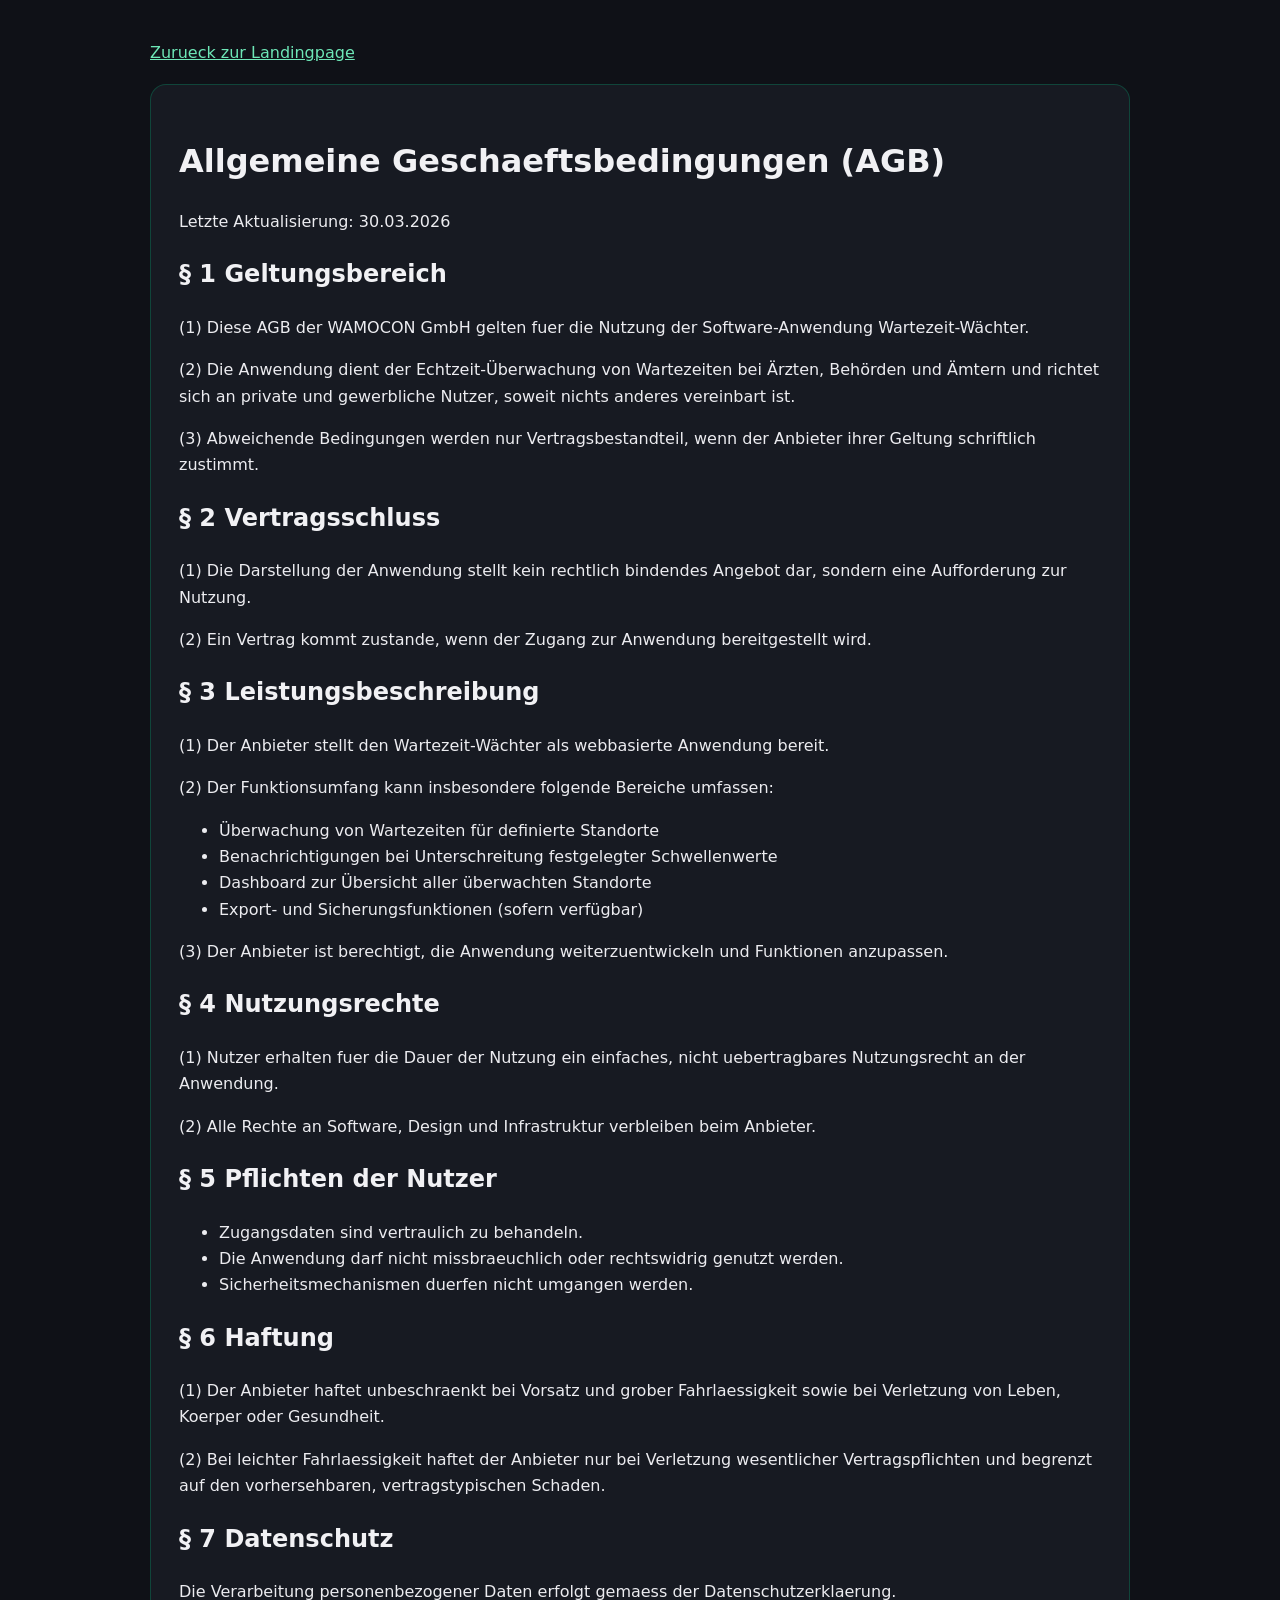
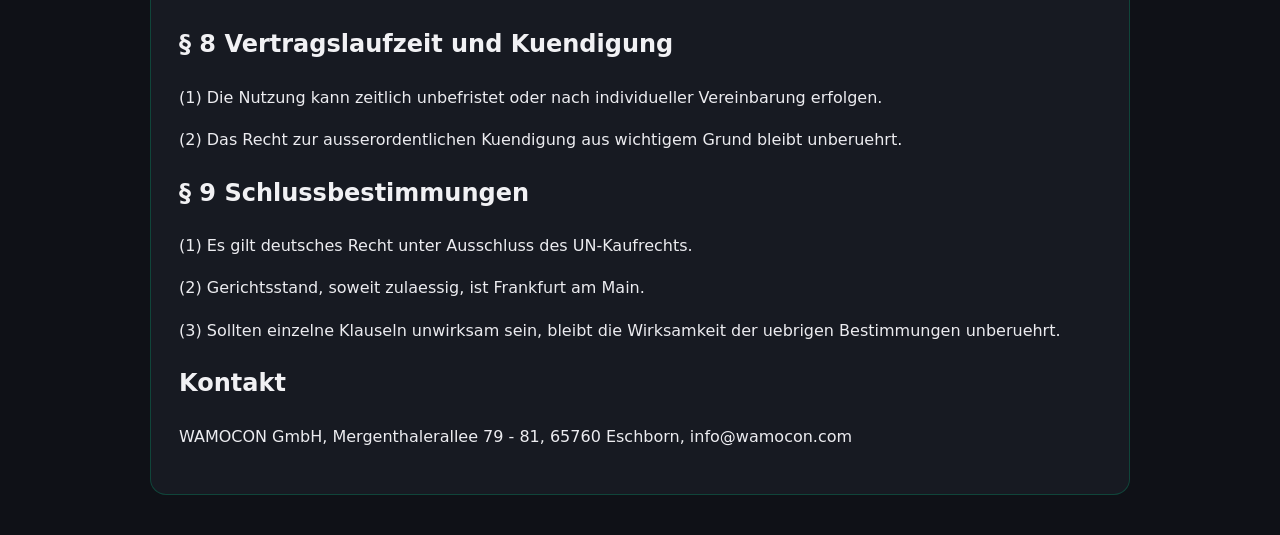
<file: agb.html>
<!DOCTYPE html>
<html lang="de">
<head>
  <meta charset="UTF-8">
  <meta name="viewport" content="width=device-width, initial-scale=1.0">
  <title>AGB | Wartezeit-Wächter</title>
  <style>
    body{font-family:Inter,system-ui,sans-serif;background:#0f1117;color:#ececf0;margin:0;line-height:1.65}
    .wrap{max-width:980px;margin:0 auto;padding:40px 20px}
    .card{background:#171a22;border:1px solid rgba(5,150,105,.35);border-radius:16px;padding:28px}
    h1,h2{color:#f1f1f4}
    a{color:#6ee7b7}
    .top{margin-bottom:18px}
  </style>
</head>
<body>
  <div class="wrap">
    <div class="top"><a href="index.html">Zurueck zur Landingpage</a></div>
    <div class="card">
      <h1>Allgemeine Geschaeftsbedingungen (AGB)</h1>
      <p>Letzte Aktualisierung: 30.03.2026</p>

      <h2>§ 1 Geltungsbereich</h2>
      <p>(1) Diese AGB der WAMOCON GmbH gelten fuer die Nutzung der Software-Anwendung Wartezeit-Wächter.</p>
      <p>(2) Die Anwendung dient der Echtzeit-Überwachung von Wartezeiten bei Ärzten, Behörden und Ämtern und richtet sich an private und gewerbliche Nutzer, soweit nichts anderes vereinbart ist.</p>
      <p>(3) Abweichende Bedingungen werden nur Vertragsbestandteil, wenn der Anbieter ihrer Geltung schriftlich zustimmt.</p>

      <h2>§ 2 Vertragsschluss</h2>
      <p>(1) Die Darstellung der Anwendung stellt kein rechtlich bindendes Angebot dar, sondern eine Aufforderung zur Nutzung.</p>
      <p>(2) Ein Vertrag kommt zustande, wenn der Zugang zur Anwendung bereitgestellt wird.</p>

      <h2>§ 3 Leistungsbeschreibung</h2>
      <p>(1) Der Anbieter stellt den Wartezeit-Wächter als webbasierte Anwendung bereit.</p>
      <p>(2) Der Funktionsumfang kann insbesondere folgende Bereiche umfassen:</p>
      <ul>
        <li>Überwachung von Wartezeiten für definierte Standorte</li>
        <li>Benachrichtigungen bei Unterschreitung festgelegter Schwellenwerte</li>
        <li>Dashboard zur Übersicht aller überwachten Standorte</li>
        <li>Export- und Sicherungsfunktionen (sofern verfügbar)</li>
      </ul>
      <p>(3) Der Anbieter ist berechtigt, die Anwendung weiterzuentwickeln und Funktionen anzupassen.</p>

      <h2>§ 4 Nutzungsrechte</h2>
      <p>(1) Nutzer erhalten fuer die Dauer der Nutzung ein einfaches, nicht uebertragbares Nutzungsrecht an der Anwendung.</p>
      <p>(2) Alle Rechte an Software, Design und Infrastruktur verbleiben beim Anbieter.</p>

      <h2>§ 5 Pflichten der Nutzer</h2>
      <ul>
        <li>Zugangsdaten sind vertraulich zu behandeln.</li>
        <li>Die Anwendung darf nicht missbraeuchlich oder rechtswidrig genutzt werden.</li>
        <li>Sicherheitsmechanismen duerfen nicht umgangen werden.</li>
      </ul>

      <h2>§ 6 Haftung</h2>
      <p>(1) Der Anbieter haftet unbeschraenkt bei Vorsatz und grober Fahrlaessigkeit sowie bei Verletzung von Leben, Koerper oder Gesundheit.</p>
      <p>(2) Bei leichter Fahrlaessigkeit haftet der Anbieter nur bei Verletzung wesentlicher Vertragspflichten und begrenzt auf den vorhersehbaren, vertragstypischen Schaden.</p>

      <h2>§ 7 Datenschutz</h2>
      <p>Die Verarbeitung personenbezogener Daten erfolgt gemaess der Datenschutzerklaerung.</p>

      <h2>§ 8 Vertragslaufzeit und Kuendigung</h2>
      <p>(1) Die Nutzung kann zeitlich unbefristet oder nach individueller Vereinbarung erfolgen.</p>
      <p>(2) Das Recht zur ausserordentlichen Kuendigung aus wichtigem Grund bleibt unberuehrt.</p>

      <h2>§ 9 Schlussbestimmungen</h2>
      <p>(1) Es gilt deutsches Recht unter Ausschluss des UN-Kaufrechts.</p>
      <p>(2) Gerichtsstand, soweit zulaessig, ist Frankfurt am Main.</p>
      <p>(3) Sollten einzelne Klauseln unwirksam sein, bleibt die Wirksamkeit der uebrigen Bestimmungen unberuehrt.</p>

      <h2>Kontakt</h2>
      <p>WAMOCON GmbH, Mergenthalerallee 79 - 81, 65760 Eschborn, info@wamocon.com</p>
    </div>
  </div>
</body>
</html>
</file>
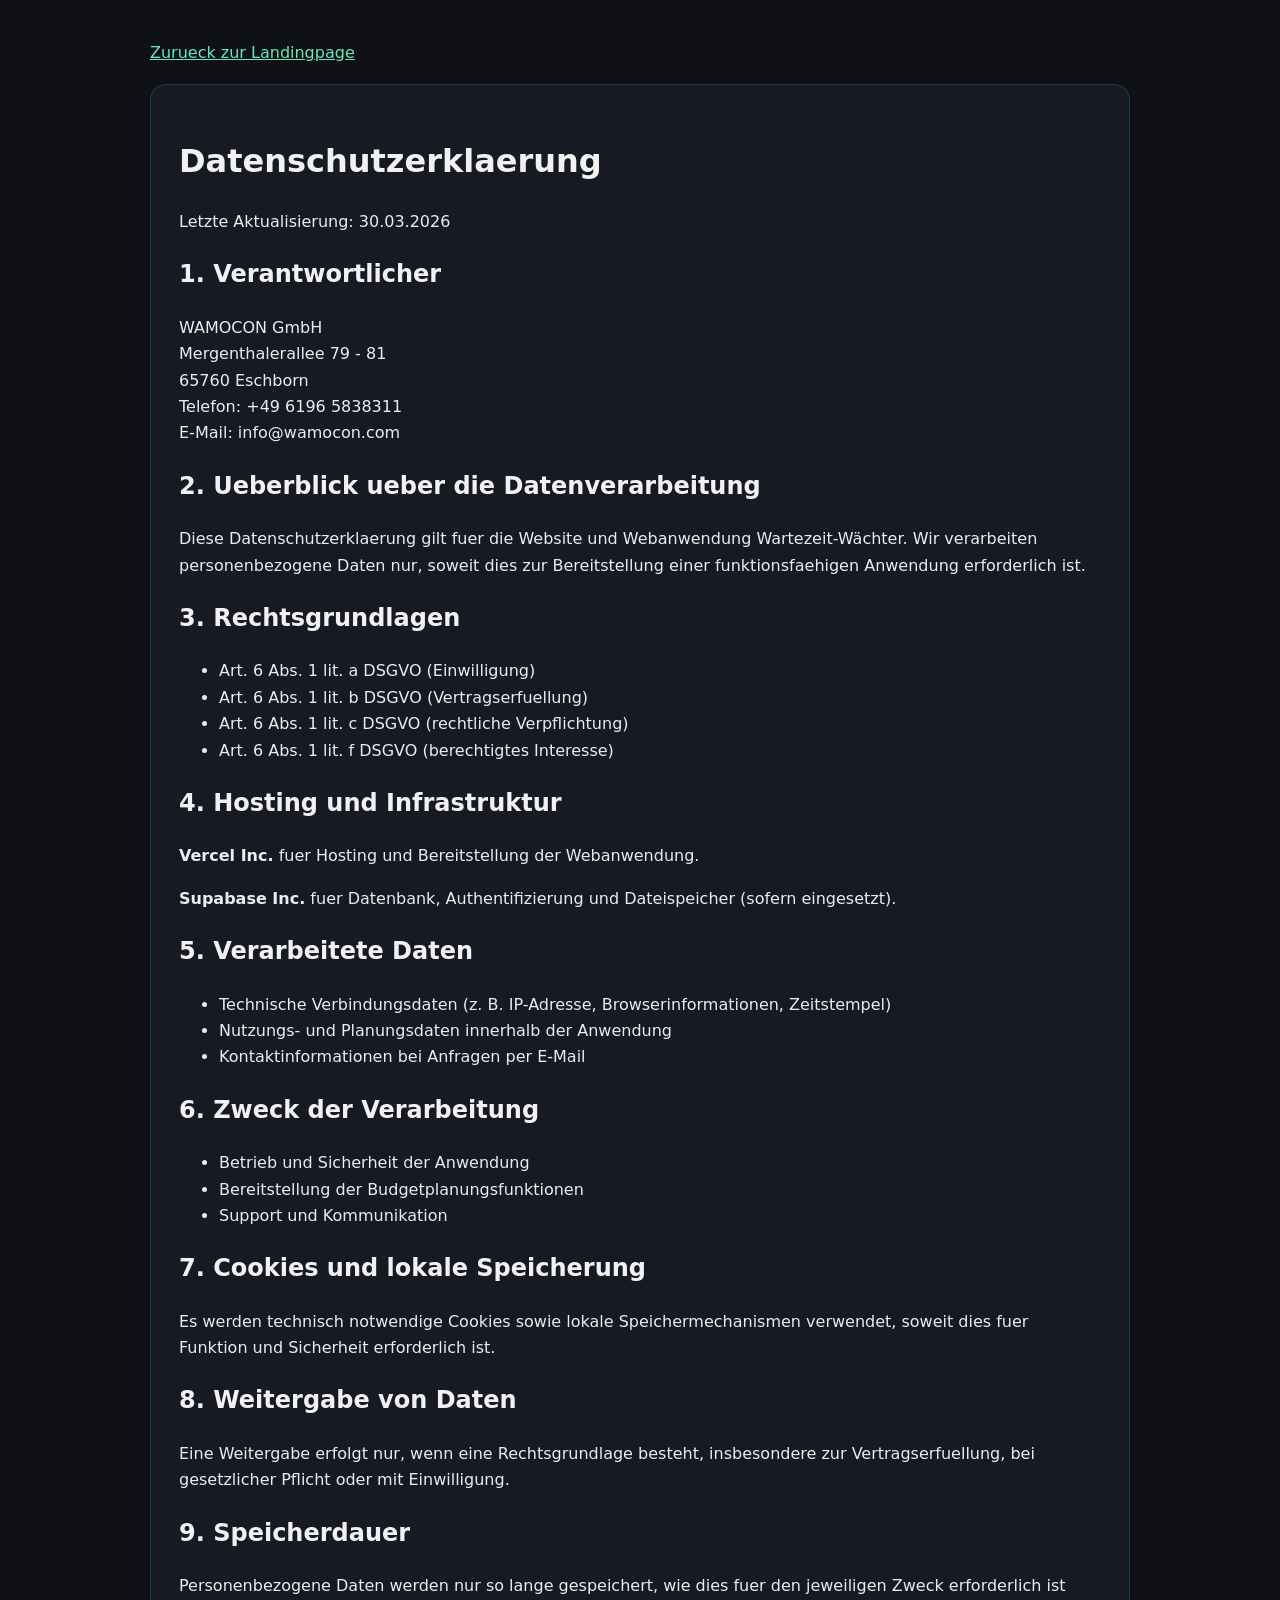
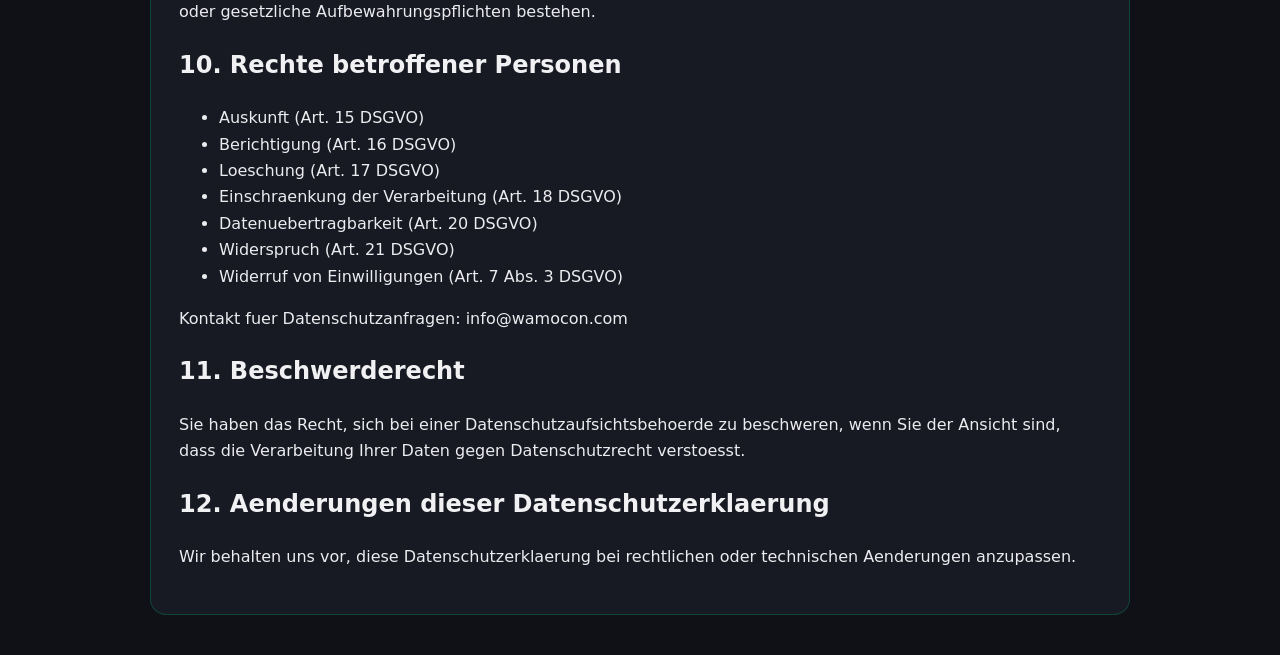
<file: datenschutz.html>
<!DOCTYPE html>
<html lang="de">
<head>
  <meta charset="UTF-8">
  <meta name="viewport" content="width=device-width, initial-scale=1.0">
  <title>Datenschutz | Wartezeit-Wächter</title>
  <style>
    body{font-family:Inter,system-ui,sans-serif;background:#0f1117;color:#ececf0;margin:0;line-height:1.65}
    .wrap{max-width:980px;margin:0 auto;padding:40px 20px}
    .card{background:#171a22;border:1px solid rgba(5,150,105,.35);border-radius:16px;padding:28px}
    h1,h2{color:#f1f1f4}
    a{color:#6ee7b7}
    .top{margin-bottom:18px}
  </style>
</head>
<body>
  <div class="wrap">
    <div class="top"><a href="index.html">Zurueck zur Landingpage</a></div>
    <div class="card">
      <h1>Datenschutzerklaerung</h1>
      <p>Letzte Aktualisierung: 30.03.2026</p>

      <h2>1. Verantwortlicher</h2>
      <p>
        WAMOCON GmbH<br>
        Mergenthalerallee 79 - 81<br>
        65760 Eschborn<br>
        Telefon: +49 6196 5838311<br>
        E-Mail: info@wamocon.com
      </p>

      <h2>2. Ueberblick ueber die Datenverarbeitung</h2>
      <p>Diese Datenschutzerklaerung gilt fuer die Website und Webanwendung Wartezeit-Wächter. Wir verarbeiten personenbezogene Daten nur, soweit dies zur Bereitstellung einer funktionsfaehigen Anwendung erforderlich ist.</p>

      <h2>3. Rechtsgrundlagen</h2>
      <ul>
        <li>Art. 6 Abs. 1 lit. a DSGVO (Einwilligung)</li>
        <li>Art. 6 Abs. 1 lit. b DSGVO (Vertragserfuellung)</li>
        <li>Art. 6 Abs. 1 lit. c DSGVO (rechtliche Verpflichtung)</li>
        <li>Art. 6 Abs. 1 lit. f DSGVO (berechtigtes Interesse)</li>
      </ul>

      <h2>4. Hosting und Infrastruktur</h2>
      <p><strong>Vercel Inc.</strong> fuer Hosting und Bereitstellung der Webanwendung.</p>
      <p><strong>Supabase Inc.</strong> fuer Datenbank, Authentifizierung und Dateispeicher (sofern eingesetzt).</p>

      <h2>5. Verarbeitete Daten</h2>
      <ul>
        <li>Technische Verbindungsdaten (z. B. IP-Adresse, Browserinformationen, Zeitstempel)</li>
        <li>Nutzungs- und Planungsdaten innerhalb der Anwendung</li>
        <li>Kontaktinformationen bei Anfragen per E-Mail</li>
      </ul>

      <h2>6. Zweck der Verarbeitung</h2>
      <ul>
        <li>Betrieb und Sicherheit der Anwendung</li>
        <li>Bereitstellung der Budgetplanungsfunktionen</li>
        <li>Support und Kommunikation</li>
      </ul>

      <h2>7. Cookies und lokale Speicherung</h2>
      <p>Es werden technisch notwendige Cookies sowie lokale Speichermechanismen verwendet, soweit dies fuer Funktion und Sicherheit erforderlich ist.</p>

      <h2>8. Weitergabe von Daten</h2>
      <p>Eine Weitergabe erfolgt nur, wenn eine Rechtsgrundlage besteht, insbesondere zur Vertragserfuellung, bei gesetzlicher Pflicht oder mit Einwilligung.</p>

      <h2>9. Speicherdauer</h2>
      <p>Personenbezogene Daten werden nur so lange gespeichert, wie dies fuer den jeweiligen Zweck erforderlich ist oder gesetzliche Aufbewahrungspflichten bestehen.</p>

      <h2>10. Rechte betroffener Personen</h2>
      <ul>
        <li>Auskunft (Art. 15 DSGVO)</li>
        <li>Berichtigung (Art. 16 DSGVO)</li>
        <li>Loeschung (Art. 17 DSGVO)</li>
        <li>Einschraenkung der Verarbeitung (Art. 18 DSGVO)</li>
        <li>Datenuebertragbarkeit (Art. 20 DSGVO)</li>
        <li>Widerspruch (Art. 21 DSGVO)</li>
        <li>Widerruf von Einwilligungen (Art. 7 Abs. 3 DSGVO)</li>
      </ul>
      <p>Kontakt fuer Datenschutzanfragen: info@wamocon.com</p>

      <h2>11. Beschwerderecht</h2>
      <p>Sie haben das Recht, sich bei einer Datenschutzaufsichtsbehoerde zu beschweren, wenn Sie der Ansicht sind, dass die Verarbeitung Ihrer Daten gegen Datenschutzrecht verstoesst.</p>

      <h2>12. Aenderungen dieser Datenschutzerklaerung</h2>
      <p>Wir behalten uns vor, diese Datenschutzerklaerung bei rechtlichen oder technischen Aenderungen anzupassen.</p>
    </div>
  </div>
</body>
</html>
</file>
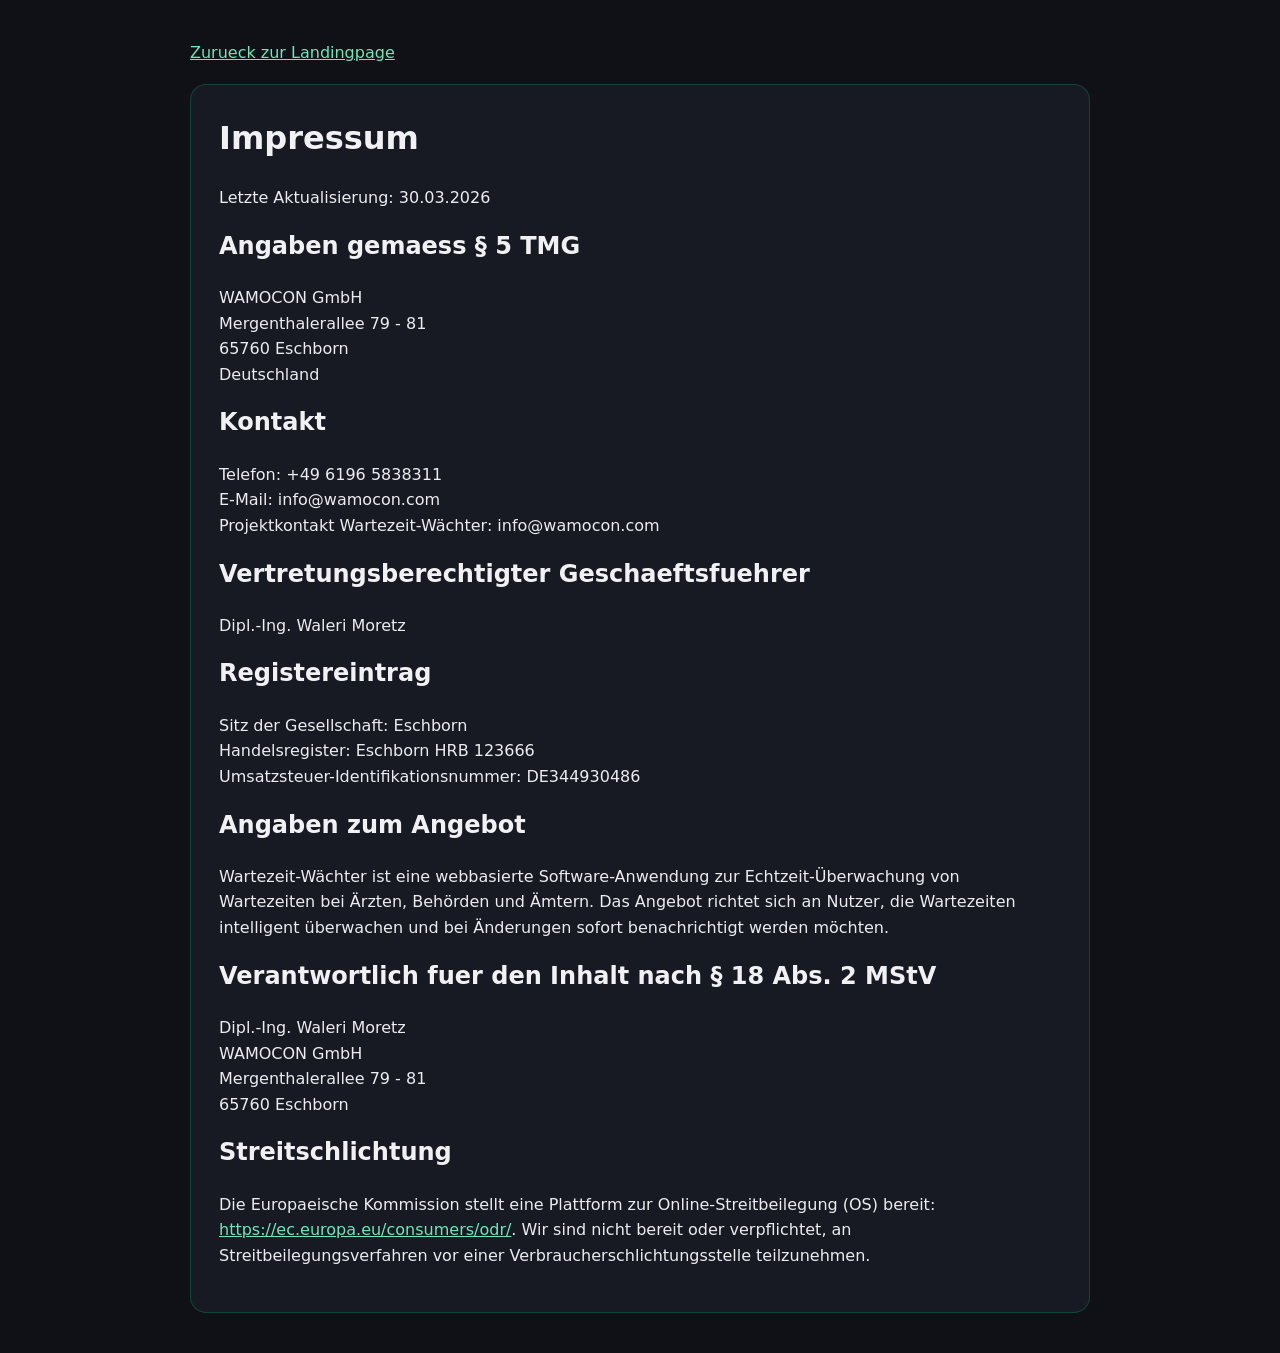
<file: impressum.html>
<!DOCTYPE html>
<html lang="de">
<head>
  <meta charset="UTF-8">
  <meta name="viewport" content="width=device-width, initial-scale=1.0">
  <title>Impressum | Wartezeit-Wächter</title>
  <style>
    body{font-family:Inter,system-ui,sans-serif;background:#0f1117;color:#ececf0;margin:0;line-height:1.6}
    .wrap{max-width:900px;margin:0 auto;padding:40px 20px}
    .card{background:#171a22;border:1px solid rgba(5,150,105,.35);border-radius:16px;padding:28px}
    h1,h2{margin-top:0;color:#f1f1f4}
    a{color:#6ee7b7}
    .top{margin-bottom:18px}
  </style>
</head>
<body>
  <div class="wrap">
    <div class="top"><a href="index.html">Zurueck zur Landingpage</a></div>
    <div class="card">
      <h1>Impressum</h1>
      <p>Letzte Aktualisierung: 30.03.2026</p>

      <h2>Angaben gemaess § 5 TMG</h2>
      <p>
        WAMOCON GmbH<br>
        Mergenthalerallee 79 - 81<br>
        65760 Eschborn<br>
        Deutschland
      </p>

      <h2>Kontakt</h2>
      <p>
        Telefon: +49 6196 5838311<br>
        E-Mail: info@wamocon.com<br>
        Projektkontakt Wartezeit-Wächter: info@wamocon.com
      </p>

      <h2>Vertretungsberechtigter Geschaeftsfuehrer</h2>
      <p>Dipl.-Ing. Waleri Moretz</p>

      <h2>Registereintrag</h2>
      <p>
        Sitz der Gesellschaft: Eschborn<br>
        Handelsregister: Eschborn HRB 123666<br>
        Umsatzsteuer-Identifikationsnummer: DE344930486
      </p>

      <h2>Angaben zum Angebot</h2>
      <p>
        Wartezeit-Wächter ist eine webbasierte Software-Anwendung zur Echtzeit-Überwachung von Wartezeiten bei Ärzten, Behörden und Ämtern. Das Angebot richtet sich an Nutzer, die Wartezeiten intelligent überwachen und bei Änderungen sofort benachrichtigt werden möchten.
      </p>

      <h2>Verantwortlich fuer den Inhalt nach § 18 Abs. 2 MStV</h2>
      <p>
        Dipl.-Ing. Waleri Moretz<br>
        WAMOCON GmbH<br>
        Mergenthalerallee 79 - 81<br>
        65760 Eschborn
      </p>

      <h2>Streitschlichtung</h2>
      <p>
        Die Europaeische Kommission stellt eine Plattform zur Online-Streitbeilegung (OS) bereit:
        <a href="https://ec.europa.eu/consumers/odr/" target="_blank" rel="noopener noreferrer">https://ec.europa.eu/consumers/odr/</a>.
        Wir sind nicht bereit oder verpflichtet, an Streitbeilegungsverfahren vor einer Verbraucherschlichtungsstelle teilzunehmen.
      </p>
    </div>
  </div>
</body>
</html>
</file>
